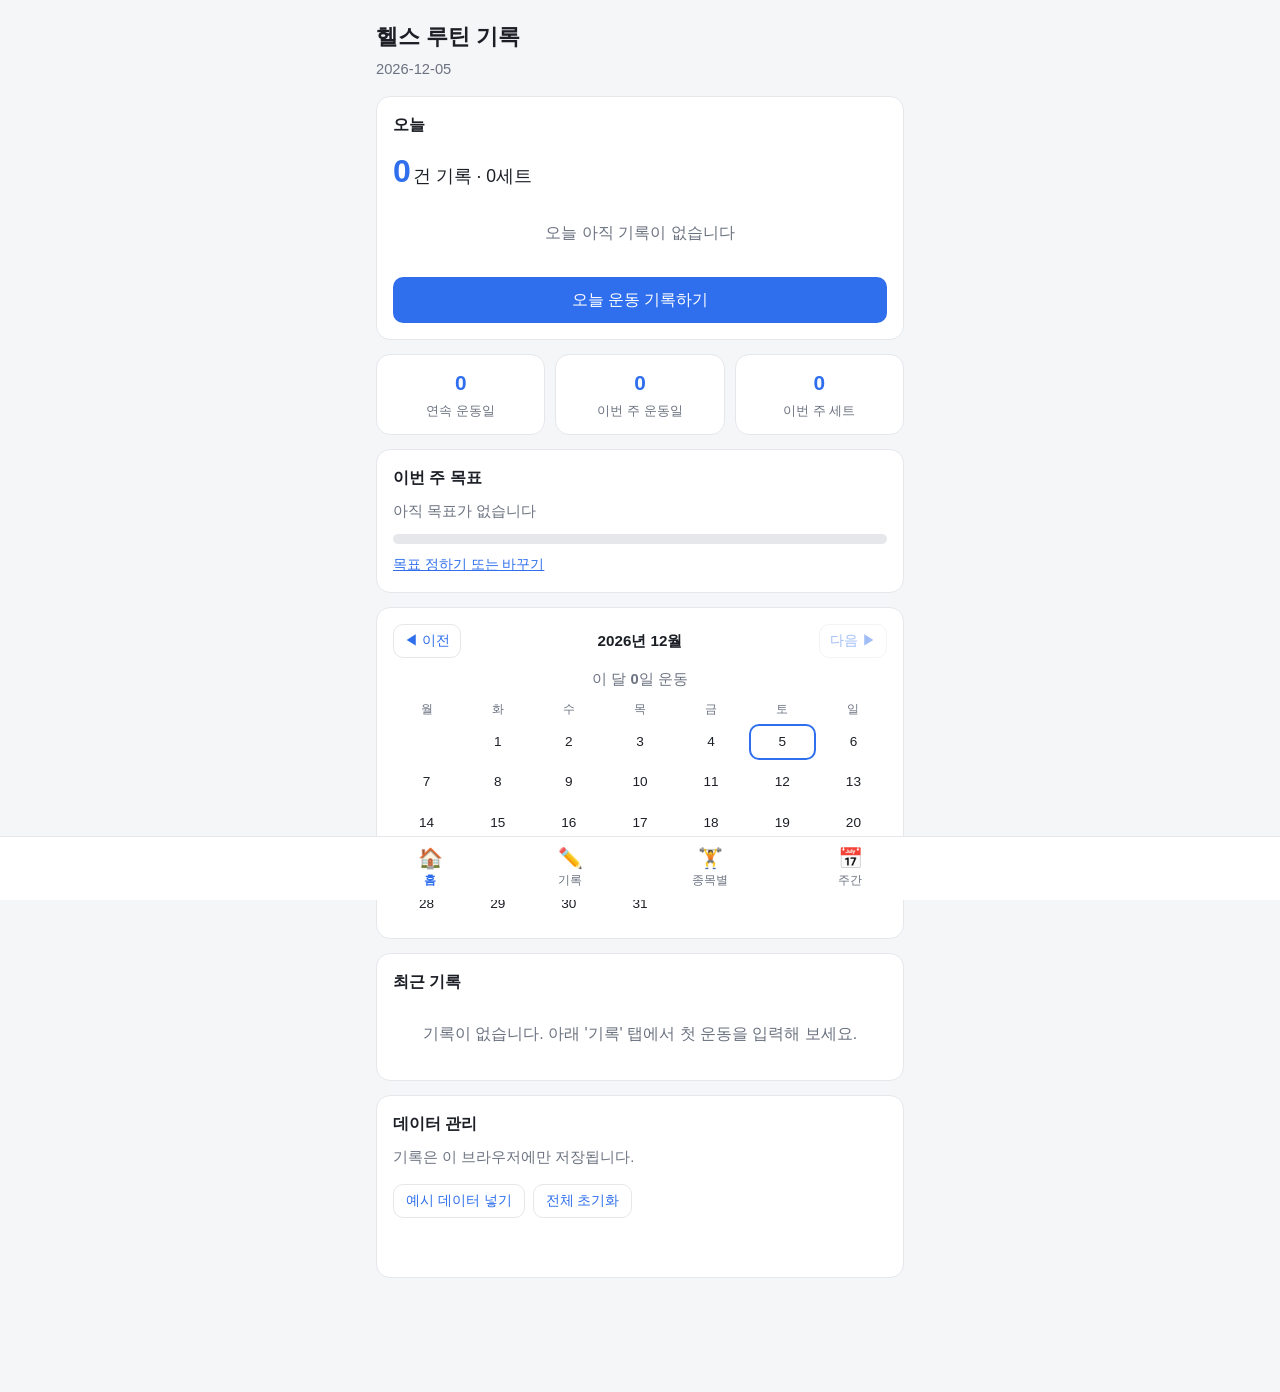
<file: docs/index.html>
<!doctype html>
<html lang="ko">
<head>
  <meta charset="utf-8">
  <meta name="viewport" content="width=device-width, initial-scale=1">
  <title>헬스 루틴 기록 - 홈</title>
  <link rel="stylesheet" href="style.css">
</head>
<body>
<main>
  <h1>헬스 루틴 기록</h1>
  <p class="sub" id="today"></p>

  <div class="card hero">
    <h2>오늘</h2>
    <div class="big"><b id="todayCount">0</b>건 기록 · <span id="todaySets">0</span>세트</div>
    <div id="todayBrief"></div>
    <a class="btn block" href="add.html">오늘 운동 기록하기</a>
  </div>

  <div class="stats">
    <div class="stat"><b id="streak">0</b><span>연속 운동일</span></div>
    <div class="stat"><b id="weekDays">0</b><span>이번 주 운동일</span></div>
    <div class="stat"><b id="weekSets">0</b><span>이번 주 세트</span></div>
  </div>

  <div class="card goal-mini">
    <h2>이번 주 목표</h2>
    <p class="sub" id="homeGoalText"></p>
    <div class="progress" id="homeGoalTrack" role="progressbar" aria-label="주간 목표 달성률" aria-valuemin="0" aria-valuemax="100" aria-valuenow="0">
      <div id="homeGoalBar" style="height:100%;width:0;background:var(--accent)"></div>
    </div>
    <a href="weekly.html">목표 정하기 또는 바꾸기</a>
  </div>

  <div class="card">
    <div class="cal-head">
      <button class="btn ghost small" id="calPrev" type="button">◀ 이전</button>
      <strong id="calTitle"></strong>
      <button class="btn ghost small" id="calNext" type="button">다음 ▶</button>
    </div>
    <p class="sub" style="margin:0 0 8px;text-align:center">이 달 <b id="monthDays">0</b>일 운동</p>
    <div class="cal" id="cal"></div>
  </div>

  <div class="card">
    <h2>최근 기록</h2>
    <div id="recent"></div>
  </div>

  <div class="card">
    <h2>데이터 관리</h2>
    <p class="sub">기록은 이 브라우저에만 저장됩니다.</p>
    <div class="tools">
      <button class="btn ghost small" id="sampleBtn" type="button">예시 데이터 넣기</button>
      <button class="btn ghost small" id="resetBtn" type="button">전체 초기화</button>
    </div>
    <p class="msg" id="msg"></p>
  </div>
</main>
<nav id="nav"></nav>

<script src="storage.js"></script>
<script src="nav.js"></script>
<script>
  // 홈 화면 담당: 오늘/이번 주 요약과 최근 기록
  renderNav("home");

  function renderHome() {
    const records = loadRecords();
    const today = dateString();
    const week = getWeekRange();
    const weekRecs = records.filter((r) => r.date >= week.start && r.date <= week.end);

    document.getElementById("today").textContent = today;
    document.getElementById("todayCount").textContent = records.filter((r) => r.date === today).length;
    document.getElementById("weekDays").textContent = new Set(weekRecs.map((r) => r.date)).size;
    document.getElementById("weekSets").textContent = weekRecs.reduce((s, r) => s + Number(r.sets), 0);
    document.getElementById("streak").textContent = calcStreak(records);

    // 오늘 카드: 오늘 한 기록을 맨 위에서 바로 보여준다
    const todayRecs = records.filter((r) => r.date === today);
    document.getElementById("todaySets").textContent = todayRecs.reduce((s, r) => s + Number(r.sets), 0);
    const brief = document.getElementById("todayBrief");
    brief.replaceChildren();
    if (!todayRecs.length) {
      brief.appendChild(el("div", "오늘 아직 기록이 없습니다", "empty"));
    } else {
      todayRecs.forEach((r) => {
        const line = el("div", undefined, "line");
        line.appendChild(el("span", r.exercise));
        line.appendChild(el("span", fmtNum(r.weight) + "kg · " + r.reps + "×" + r.sets));
        brief.appendChild(line);
      });
    }

    // 이번 주 목표 달성률
    const goal = loadGoal();
    const weekSetTotal = weekRecs.reduce((s, r) => s + Number(r.sets), 0);
    const gBar = document.getElementById("homeGoalBar");
    const gText = document.getElementById("homeGoalText");
    if (!goal) {
      gBar.style.width = "0%";
      document.getElementById("homeGoalTrack").setAttribute("aria-valuenow", "0");
      gText.textContent = "아직 목표가 없습니다";
    } else {
      const pct = Math.min(100, Math.round((weekSetTotal / goal) * 100));
      gBar.style.width = pct + "%";
      document.getElementById("homeGoalTrack").setAttribute("aria-valuenow", String(pct));
      gText.textContent = weekSetTotal >= goal
        ? "목표 달성: " + weekSetTotal + " / " + goal + " 세트"
        : weekSetTotal + " / " + goal + " 세트 (" + pct + "%)";
    }
    renderCalendar(records);

    const box = document.getElementById("recent");
    box.replaceChildren();
    if (!records.length) {
      box.appendChild(el("div", "기록이 없습니다. 아래 '기록' 탭에서 첫 운동을 입력해 보세요.", "empty"));
      return;
    }
    const table = el("table");
    const head = el("tr");
    ["날짜", "종목", "무게", "횟수×세트"].forEach((t, i) => head.appendChild(el("th", t, i >= 2 ? "num" : "")));
    table.appendChild(head);
    records.slice(-5).reverse().forEach((r) => {
      const tr = el("tr");
      tr.appendChild(el("td", r.date));
      tr.appendChild(el("td", r.exercise));
      tr.appendChild(el("td", fmtNum(r.weight) + "kg", "num"));
      tr.appendChild(el("td", r.reps + "×" + r.sets, "num"));
      table.appendChild(tr);
    });
    box.appendChild(table);
  }

  // 월간 달력: 운동한 날을 색으로 표시한다
  let calOffset = 0; // 0이면 이번 달, -1이면 지난달
  function renderCalendar(records) {
    const now = new Date();
    const first = new Date(now.getFullYear(), now.getMonth() + calOffset, 1);
    const year = first.getFullYear();
    const month = first.getMonth();
    const lastDay = new Date(year, month + 1, 0).getDate();
    const days = recordDays(records);
    const todayKey = dateString();

    document.getElementById("calTitle").textContent = year + "년 " + (month + 1) + "월";
    document.getElementById("calNext").disabled = calOffset >= 0;

    const prefix = year + "-" + String(month + 1).padStart(2, "0") + "-";
    let count = 0;
    const grid = document.getElementById("cal");
    grid.replaceChildren();
    ["월", "화", "수", "목", "금", "토", "일"].forEach((t) => grid.appendChild(el("div", t, "dow")));
    const blanks = (first.getDay() + 6) % 7; // 월요일 시작
    for (let i = 0; i < blanks; i++) grid.appendChild(el("div"));
    for (let d = 1; d <= lastDay; d++) {
      const key = prefix + String(d).padStart(2, "0");
      const done = days.has(key);
      if (done) count += 1;
      grid.appendChild(el("div", String(d), "day" + (done ? " done" : "") + (key === todayKey ? " today" : "")));
    }
    document.getElementById("monthDays").textContent = count;
  }

  document.getElementById("calPrev").addEventListener("click", () => { calOffset -= 1; renderHome(); });
  document.getElementById("calNext").addEventListener("click", () => { if (calOffset < 0) { calOffset += 1; renderHome(); } });

  document.getElementById("sampleBtn").addEventListener("click", () => {
    // 발표 시연용 예시 데이터 (실제 운동 기록이 아님)
    const samples = [
      [0, "스쿼트", 60, 10, 3], [0, "벤치프레스", 40, 10, 3],
      [2, "스쿼트", 70, 8, 3], [3, "데드리프트", 80, 5, 3],
      [5, "벤치프레스", 45, 8, 3],
    ];
    const all = loadRecords();
    samples.forEach(([ago, exercise, weight, reps, sets]) => {
      const d = new Date();
      d.setDate(d.getDate() - ago);
      all.push({ date: dateString(d), exercise, weight, reps, sets });
    });
    const ok = saveRecords(all);
    document.getElementById("msg").textContent = ok ? "예시 데이터를 추가했습니다" : "저장에 실패했습니다";
    document.getElementById("msg").className = "msg " + (ok ? "ok" : "err");
    renderHome();
  });

  document.getElementById("resetBtn").addEventListener("click", () => {
    if (!confirm("저장된 기록을 모두 삭제할까요?")) return;
    clearRecords();
    document.getElementById("msg").textContent = "모든 기록을 삭제했습니다";
    document.getElementById("msg").className = "msg ok";
    renderHome();
  });

  renderHome();
</script>
</body>
</html>
</file>
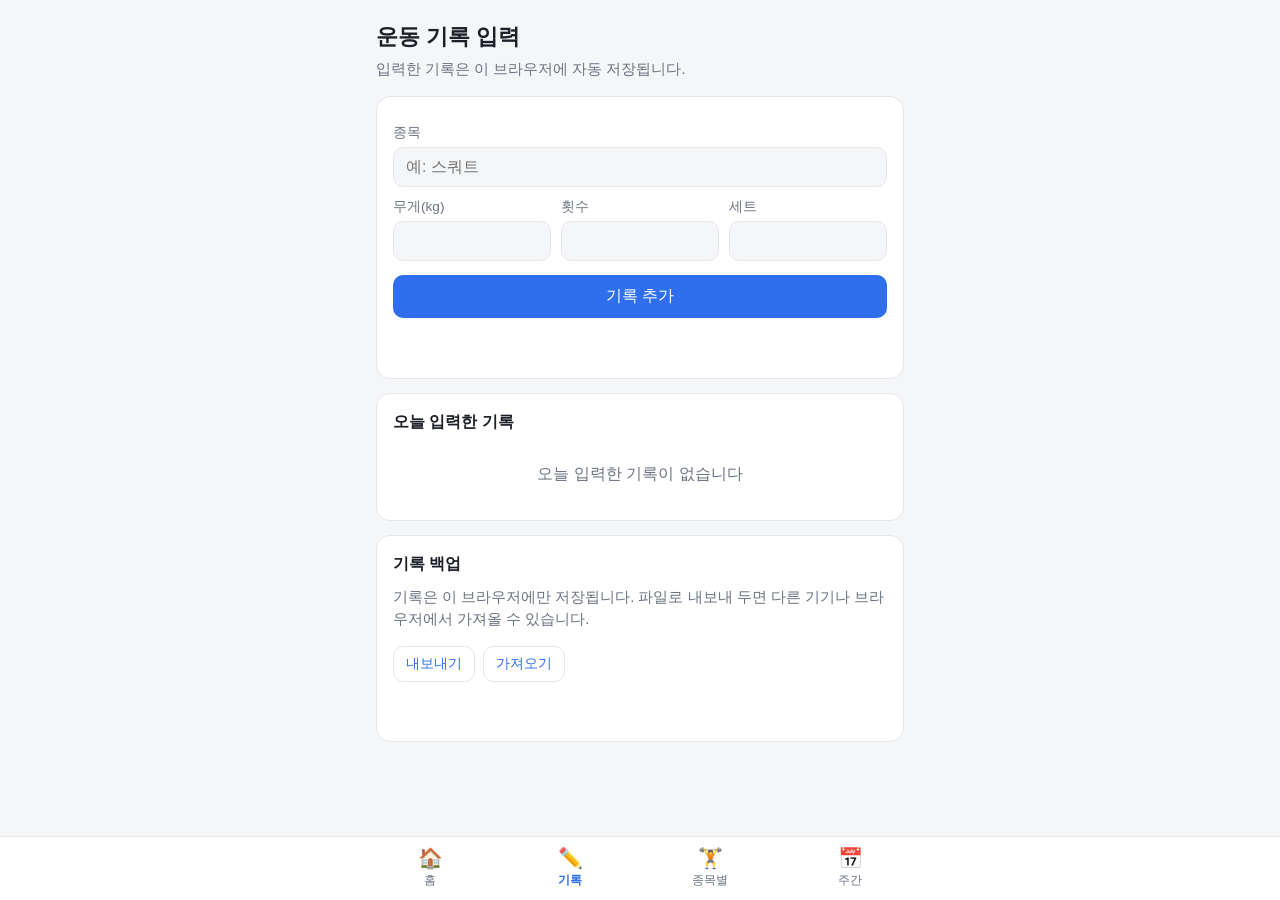
<file: docs/add.html>
<!doctype html>
<html lang="ko">
<head>
  <meta charset="utf-8">
  <meta name="viewport" content="width=device-width, initial-scale=1">
  <title>헬스 루틴 기록 - 기록 입력</title>
  <link rel="stylesheet" href="style.css">
</head>
<body>
<main>
  <h1>운동 기록 입력</h1>
  <p class="sub">입력한 기록은 이 브라우저에 자동 저장됩니다.</p>

  <form class="card" id="form" autocomplete="off">
    <div id="chipsBox">
      <label>최근 종목 (누르면 지난 기록으로 채워집니다)</label>
      <div class="chips" id="chips"></div>
    </div>

    <label for="exercise">종목</label>
    <input id="exercise" list="names" placeholder="예: 스쿼트" required>
    <datalist id="names"></datalist>

    <div class="row">
      <div>
        <label for="weight">무게(kg)</label>
        <input id="weight" type="number" inputmode="decimal" min="0" step="0.5" required>
      </div>
      <div>
        <label for="reps">횟수</label>
        <input id="reps" type="number" inputmode="numeric" min="1" step="1" required>
      </div>
      <div>
        <label for="sets">세트</label>
        <input id="sets" type="number" inputmode="numeric" min="1" step="1" required>
      </div>
    </div>

    <button class="btn block" type="submit">기록 추가</button>
    <p class="msg" id="msg"></p>
    <div id="prBanner" hidden></div>
  </form>

  <div class="card">
    <h2>오늘 입력한 기록</h2>
    <div id="todayList"></div>
  </div>

  <div class="card backup">
    <h2>기록 백업</h2>
    <p class="sub">기록은 이 브라우저에만 저장됩니다. 파일로 내보내 두면 다른 기기나 브라우저에서 가져올 수 있습니다.</p>
    <div class="tools">
      <button class="btn ghost small" id="exportBtn" type="button">내보내기</button>
      <label class="btn ghost small" for="importFile" style="margin:0">가져오기</label>
      <input id="importFile" type="file" accept="application/json,.json">
    </div>
    <p class="msg" id="backupMsg"></p>
  </div>
</main>
<nav id="nav"></nav>

<script src="storage.js"></script>
<script src="nav.js"></script>
<script>
  // 기록 입력·저장 담당
  renderNav("add");

  const form = document.getElementById("form");
  const msg = document.getElementById("msg");

  function showMsg(text, ok) {
    msg.textContent = text;
    msg.className = "msg " + (ok ? "ok" : "err");
  }

  function renderNames() {
    const list = document.getElementById("names");
    list.replaceChildren();
    [...new Set(loadRecords().map((r) => r.exercise))].forEach((n) => {
      const opt = document.createElement("option");
      opt.value = n;
      list.appendChild(opt);
    });
    renderChips();
  }

  // 최근 종목 버튼: 누르면 그 종목의 지난 기록으로 입력칸을 채운다
  function renderChips() {
    const records = loadRecords();
    const box = document.getElementById("chips");
    box.replaceChildren();
    const names = recentExercises(records);
    document.getElementById("chipsBox").hidden = !names.length;
    names.forEach((name) => {
      const btn = el("button", name, "chip");
      btn.type = "button";
      btn.addEventListener("click", () => {
        const last = lastRecordOf(loadRecords(), name);
        if (!last) return;
        document.getElementById("exercise").value = last.exercise;
        document.getElementById("weight").value = last.weight;
        document.getElementById("reps").value = last.reps;
        document.getElementById("sets").value = last.sets;
        const w = document.getElementById("weight");
        w.focus();
        w.select();
      });
      box.appendChild(btn);
    });
  }

  // 저장 직후 신기록 여부를 보여준다
  function showPR(result) {
    const box = document.getElementById("prBanner");
    box.replaceChildren();
    if (result.first) {
      box.className = "pr first";
      box.textContent = "이 종목의 첫 기록입니다. 다음 기록부터 신기록을 비교합니다.";
      box.hidden = false;
    } else if (result.prs.length) {
      box.className = "pr";
      box.appendChild(el("b", "🏆 신기록"));
      result.prs.forEach((p) => {
        box.appendChild(el("div", p.label + " " + fmtNum(p.before) + " → " + fmtNum(p.after) + p.unit));
      });
      box.hidden = false;
    } else {
      box.hidden = true;
    }
  }

  function renderToday() {
    const box = document.getElementById("todayList");
    box.replaceChildren();
    const today = dateString();
    const recs = loadRecords()
      .map((r, index) => ({ r, index }))
      .filter((x) => x.r.date === today);
    if (!recs.length) {
      box.appendChild(el("div", "오늘 입력한 기록이 없습니다", "empty"));
      return;
    }
    const table = el("table");
    const head = el("tr");
    ["종목", "무게", "횟수×세트", ""].forEach((t, i) => head.appendChild(el("th", t, i >= 1 ? "num" : "")));
    table.appendChild(head);
    recs.forEach(({ r, index }) => {
      const tr = el("tr");
      tr.appendChild(el("td", r.exercise));
      tr.appendChild(el("td", fmtNum(r.weight) + "kg", "num"));
      tr.appendChild(el("td", r.reps + "×" + r.sets, "num"));

      // 잘못 입력한 기록 삭제
      const del = el("button", "삭제", "btn ghost small");
      del.type = "button";
      del.setAttribute("aria-label", r.exercise + " 기록 삭제");
      del.addEventListener("click", () => {
        if (!removeRecordAt(index)) return showMsg("삭제에 실패했습니다", false);
        showMsg("기록을 삭제했습니다", true);
        renderNames();
        renderToday();
      });
      const cell = el("td", undefined, "num");
      cell.appendChild(del);
      tr.appendChild(cell);

      table.appendChild(tr);
    });
    box.appendChild(table);
  }

  form.addEventListener("submit", (e) => {
    e.preventDefault();
    const exercise = document.getElementById("exercise").value.trim();
    const weight = parseFloat(document.getElementById("weight").value);
    const reps = parseInt(document.getElementById("reps").value, 10);
    const sets = parseInt(document.getElementById("sets").value, 10);

    if (!exercise) return showMsg("종목을 입력해 주세요", false);
    if (!(weight >= 0)) return showMsg("무게는 0 이상의 숫자로 입력해 주세요", false);
    if (!(reps >= 1) || !(sets >= 1)) return showMsg("횟수와 세트는 1 이상으로 입력해 주세요", false);

    document.getElementById("prBanner").hidden = true;
    const record = { date: dateString(), exercise, weight, reps, sets };
    const pr = checkPersonalRecords(loadRecords().filter((r) => r.exercise === exercise), record);
    const ok = addRecord(record);
    if (!ok) return showMsg("저장에 실패했습니다. 브라우저 저장소를 확인해 주세요", false);
    showPR(pr);

    showMsg("기록 완료", true);
    document.getElementById("weight").value = "";
    document.getElementById("reps").value = "";
    document.getElementById("sets").value = "";
    document.getElementById("exercise").focus();
    renderNames();
    renderToday();
  });

  // 기록 백업: JSON 파일로 내보내고 가져오기
  function showBackupMsg(text, ok) {
    const m = document.getElementById("backupMsg");
    m.textContent = text;
    m.className = "msg " + (ok ? "ok" : "err");
  }

  document.getElementById("exportBtn").addEventListener("click", () => {
    const records = loadRecords();
    if (!records.length) return showBackupMsg("내보낼 기록이 없습니다", false);
    const blob = new Blob([exportRecordsJSON()], { type: "application/json" });
    const url = URL.createObjectURL(blob);
    const a = document.createElement("a");
    a.href = url;
    a.download = "health-records-" + dateString() + ".json";
    document.body.appendChild(a);
    a.click();
    a.remove();
    URL.revokeObjectURL(url);
    showBackupMsg(records.length + "건을 내보냈습니다", true);
  });

  document.getElementById("importFile").addEventListener("change", (e) => {
    const file = e.target.files[0];
    e.target.value = ""; // 같은 파일을 다시 골라도 동작하게
    if (!file) return;
    const reader = new FileReader();
    reader.onload = () => {
      const res = importRecordsJSON(String(reader.result));
      if (!res.ok) return showBackupMsg("가져오기 실패: " + res.error, false);
      showBackupMsg(
        res.added + "건 추가, 중복 " + res.skipped + "건 건너뜀" + (res.invalid ? ", 형식 오류 " + res.invalid + "건 제외" : ""),
        true
      );
      renderNames();
      renderToday();
    };
    reader.onerror = () => showBackupMsg("파일을 읽지 못했습니다", false);
    reader.readAsText(file);
  });

  renderNames();
  renderToday();
</script>
</body>
</html>
</file>
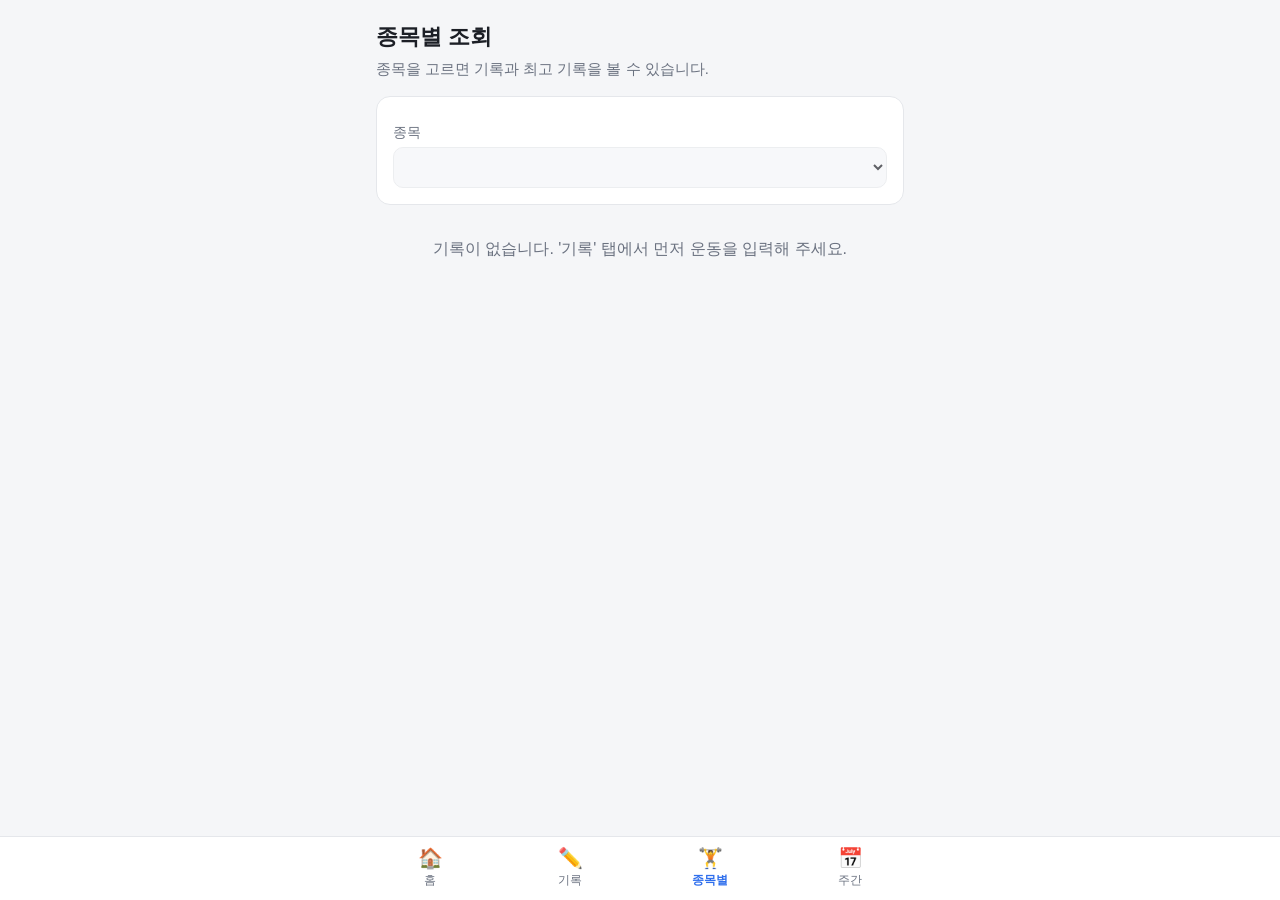
<file: docs/by-exercise.html>
<!doctype html>
<html lang="ko">
<head>
  <meta charset="utf-8">
  <meta name="viewport" content="width=device-width, initial-scale=1">
  <title>헬스 루틴 기록 - 종목별 조회</title>
  <link rel="stylesheet" href="style.css">
</head>
<body>
<main>
  <h1>종목별 조회</h1>
  <p class="sub">종목을 고르면 기록과 최고 기록을 볼 수 있습니다.</p>

  <div class="card">
    <label for="exercise">종목</label>
    <select id="exercise"></select>
  </div>

  <div id="result">
    <div class="card best-card">
      <div class="sub">최고 기록</div>
      <div class="big" id="bestWeight">-</div>
      <div class="date" id="bestDate"></div>
      <div class="rm" id="bestRm"></div>
    </div>

    <div class="card">
      <h2>무게 추이</h2>
      <div id="chart"></div>
    </div>

    <div class="card">
      <h2>전체 기록</h2>
      <div id="list"></div>
    </div>
  </div>

  <div class="card" id="allBestCard">
    <h2>종목별 최고 기록 한눈에 보기</h2>
    <div id="allBest"></div>
  </div>
</main>
<nav id="nav"></nav>

<script src="storage.js"></script>
<script src="nav.js"></script>
<script>
  // 종목별 조회 및 최고 기록 담당
  renderNav("exercise");

  const records = loadRecords();
  const select = document.getElementById("exercise");
  const names = [...new Set(records.map((r) => r.exercise))];

  function renderDetail() {
    const found = records.filter((r) => r.exercise === select.value);
    const best = findBest(found);
    document.getElementById("bestWeight").textContent = fmtNum(best.weight) + " kg";
    document.getElementById("bestDate").textContent = best.date;
    // 예상 1RM은 기록 중 가장 높은 추정값 (Epley 공식, 추정치)
    const topRm = found.reduce((m, r) => (estimate1RM(r.weight, r.reps) > estimate1RM(m.weight, m.reps) ? r : m), found[0]);
    const rm = estimate1RM(topRm.weight, topRm.reps);
    document.getElementById("bestRm").textContent = rm ? "예상 1RM (추정) " + fmtNum(rm) + " kg" : "";
    renderChart(found);

    const box = document.getElementById("list");
    box.replaceChildren();
    const table = el("table");
    const head = el("tr");
    ["날짜", "무게", "횟수×세트"].forEach((t, i) => head.appendChild(el("th", t, i >= 1 ? "num" : "")));
    table.appendChild(head);
    // 최신 날짜가 위로 오게 정렬 (같은 날은 나중에 입력한 기록이 위)
    found.slice().reverse().sort((a, b) => (a.date < b.date ? 1 : a.date > b.date ? -1 : 0)).forEach((r) => {
      const tr = el("tr", undefined, r === best ? "best" : "");
      tr.appendChild(el("td", r.date));
      tr.appendChild(el("td", fmtNum(r.weight) + "kg", "num"));
      tr.appendChild(el("td", r.reps + "×" + r.sets, "num"));
      table.appendChild(tr);
    });
    box.appendChild(table);
  }

  // 날짜별 최고 무게를 선으로 이어 보여주는 추이 그래프 (라이브러리 없이 SVG로 직접 그린다)
  function renderChart(found) {
    const box = document.getElementById("chart");
    box.replaceChildren();

    const byDate = {};
    found.forEach((r) => {
      byDate[r.date] = Math.max(byDate[r.date] || 0, Number(r.weight));
    });
    const days = Object.keys(byDate).sort();
    if (days.length < 2) {
      box.appendChild(el("div", "운동한 날이 2일 이상이면 추이 그래프가 표시됩니다", "empty"));
      return;
    }

    const W = 320, H = 150, L = 36, R = 12, T = 12, B = 28;
    const values = days.map((d) => byDate[d]);
    const min = Math.min(...values);
    const max = Math.max(...values);
    const span = max - min || 1;
    const x = (i) => L + (i * (W - L - R)) / (days.length - 1);
    const y = (v) => T + (1 - (v - min) / span) * (H - T - B);

    const NS = "http://www.w3.org/2000/svg";
    const svg = document.createElementNS(NS, "svg");
    svg.setAttribute("viewBox", "0 0 " + W + " " + H);
    svg.setAttribute("role", "img");
    svg.setAttribute("aria-label", select.value + " 날짜별 최고 무게 추이");
    svg.setAttribute("class", "chart");
    function add(tag, attrs, text) {
      const node = document.createElementNS(NS, tag);
      Object.keys(attrs).forEach((k) => node.setAttribute(k, attrs[k]));
      if (text !== undefined) node.textContent = text;
      svg.appendChild(node);
    }

    [min, max].forEach((v) => {
      add("line", { x1: L, x2: W - R, y1: y(v), y2: y(v), class: "grid" });
      add("text", { x: L - 6, y: y(v) + 4, "text-anchor": "end", class: "tick" }, fmtNum(v));
    });
    add("polyline", { points: values.map((v, i) => x(i) + "," + y(v)).join(" "), class: "line" });
    values.forEach((v, i) => add("circle", { cx: x(i), cy: y(v), r: 4, class: "dot" }));
    add("text", { x: x(0), y: H - 8, "text-anchor": "start", class: "tick" }, days[0].slice(5));
    add("text", { x: x(days.length - 1), y: H - 8, "text-anchor": "end", class: "tick" }, days[days.length - 1].slice(5));
    box.appendChild(svg);
  }

  function renderAllBest() {
    const box = document.getElementById("allBest");
    const table = el("table");
    const head = el("tr");
    ["종목", "최고 무게", "날짜"].forEach((t, i) => head.appendChild(el("th", t, i === 1 ? "num" : "")));
    table.appendChild(head);
    names.forEach((n) => {
      const best = findBest(records.filter((r) => r.exercise === n));
      const tr = el("tr");
      tr.appendChild(el("td", n));
      tr.appendChild(el("td", fmtNum(best.weight) + "kg", "num"));
      tr.appendChild(el("td", best.date));
      table.appendChild(tr);
    });
    box.appendChild(table);
  }

  if (!names.length) {
    document.getElementById("result").replaceChildren(el("div", "기록이 없습니다. '기록' 탭에서 먼저 운동을 입력해 주세요.", "empty"));
    select.disabled = true;
    document.getElementById("allBestCard").hidden = true;
  } else {
    names.forEach((n) => {
      const opt = el("option", n);
      opt.value = n;
      select.appendChild(opt);
    });
    select.addEventListener("change", renderDetail);
    renderDetail();
    renderAllBest();
  }
</script>
</body>
</html>
</file>
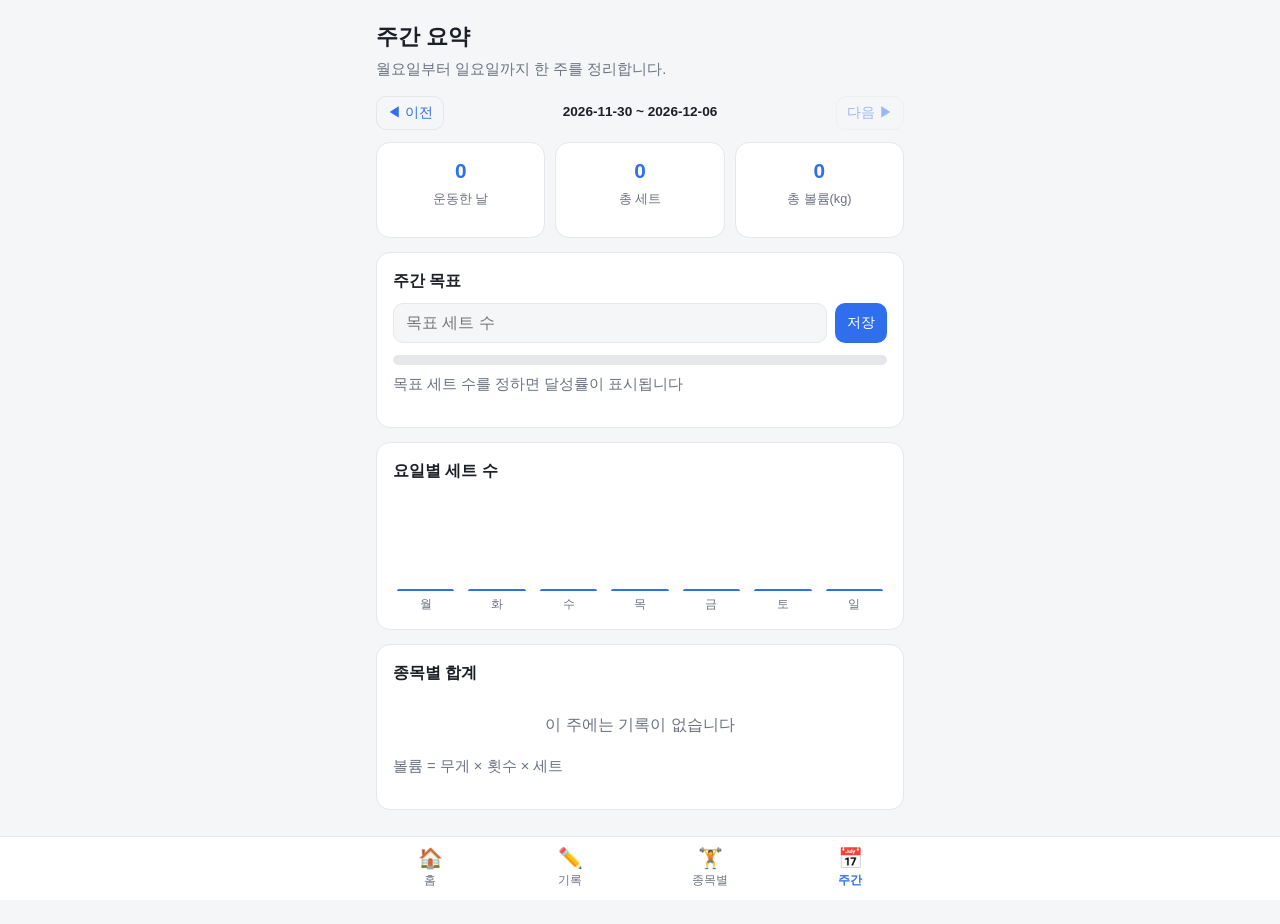
<file: docs/weekly.html>
<!doctype html>
<html lang="ko">
<head>
  <meta charset="utf-8">
  <meta name="viewport" content="width=device-width, initial-scale=1">
  <title>헬스 루틴 기록 - 주간 요약</title>
  <link rel="stylesheet" href="style.css">
</head>
<body>
<main>
  <h1>주간 요약</h1>
  <p class="sub">월요일부터 일요일까지 한 주를 정리합니다.</p>

  <div class="weeknav">
    <button class="btn ghost small" id="prev" type="button">◀ 이전</button>
    <strong id="range"></strong>
    <button class="btn ghost small" id="next" type="button">다음 ▶</button>
  </div>

  <div class="stats">
    <div class="stat"><b id="days">0</b><span>운동한 날</span><small class="delta" id="dDays"></small></div>
    <div class="stat"><b id="sets">0</b><span>총 세트</span><small class="delta" id="dSets"></small></div>
    <div class="stat"><b id="volume">0</b><span>총 볼륨(kg)</span><small class="delta" id="dVolume"></small></div>
  </div>

  <div class="card">
    <h2>주간 목표</h2>
    <div class="goalrow">
      <input id="goal" type="number" inputmode="numeric" min="1" step="1" placeholder="목표 세트 수" aria-label="주간 목표 세트 수">
      <button class="btn small" id="saveGoal" type="button">저장</button>
    </div>
    <div class="progress" id="progress" role="progressbar" aria-label="주간 목표 달성률" aria-valuemin="0" aria-valuemax="100" aria-valuenow="0">
      <div id="progressBar"></div>
    </div>
    <p class="sub" id="goalText"></p>
  </div>

  <div class="card">
    <h2>요일별 세트 수</h2>
    <div class="bars" id="bars"></div>
  </div>

  <div class="card">
    <h2>종목별 합계</h2>
    <div id="byExercise"></div>
    <p class="sub">볼륨 = 무게 × 횟수 × 세트</p>
  </div>
</main>
<nav id="nav"></nav>

<script src="storage.js"></script>
<script src="nav.js"></script>
<script>
  // 주간 요약 담당
  renderNav("weekly");

  const DAY_LABELS = ["월", "화", "수", "목", "금", "토", "일"];
  let offset = 0; // 0이면 이번 주, -1이면 지난주

  function render() {
    const base = new Date();
    base.setDate(base.getDate() + offset * 7);
    const week = getWeekRange(base);
    document.getElementById("range").textContent = week.start + " ~ " + week.end;
    document.getElementById("next").disabled = offset >= 0;

    const recs = loadRecords().filter((r) => r.date >= week.start && r.date <= week.end);
    const volumeOf = (r) => Number(r.weight) * Number(r.reps) * Number(r.sets);

    document.getElementById("days").textContent = new Set(recs.map((r) => r.date)).size;
    const totalSets = recs.reduce((s, r) => s + Number(r.sets), 0);
    document.getElementById("sets").textContent = totalSets;
    renderGoal(totalSets);
    renderDeltas(week, base);
    document.getElementById("volume").textContent = Math.round(recs.reduce((s, r) => s + volumeOf(r), 0)).toLocaleString("ko-KR");

    // 요일별 막대
    const perDay = DAY_LABELS.map((_, i) => {
      const d = new Date(week.startDate);
      d.setDate(d.getDate() + i);
      const key = dateString(d);
      return recs.filter((r) => r.date === key).reduce((s, r) => s + Number(r.sets), 0);
    });
    const max = Math.max(1, ...perDay);
    const bars = document.getElementById("bars");
    bars.replaceChildren();
    perDay.forEach((value, i) => {
      const col = el("div", undefined, "bar-col");
      col.appendChild(el("span", value ? String(value) : ""));
      const bar = el("div", undefined, "bar");
      bar.style.height = (value / max) * 80 + "px";
      col.appendChild(bar);
      col.appendChild(el("span", DAY_LABELS[i]));
      bars.appendChild(col);
    });

    // 종목별 합계
    const box = document.getElementById("byExercise");
    box.replaceChildren();
    if (!recs.length) {
      box.appendChild(el("div", "이 주에는 기록이 없습니다", "empty"));
      return;
    }
    const groups = {};
    recs.forEach((r) => {
      const g = (groups[r.exercise] = groups[r.exercise] || { sets: 0, volume: 0, best: 0 });
      g.sets += Number(r.sets);
      g.volume += volumeOf(r);
      g.best = Math.max(g.best, Number(r.weight));
    });
    const table = el("table");
    const head = el("tr");
    ["종목", "세트", "볼륨", "최고"].forEach((t, i) => head.appendChild(el("th", t, i >= 1 ? "num" : "")));
    table.appendChild(head);
    Object.keys(groups).forEach((name) => {
      const g = groups[name];
      const tr = el("tr");
      tr.appendChild(el("td", name));
      tr.appendChild(el("td", String(g.sets), "num"));
      tr.appendChild(el("td", Math.round(g.volume).toLocaleString("ko-KR"), "num"));
      tr.appendChild(el("td", fmtNum(g.best) + "kg", "num"));
      table.appendChild(tr);
    });
    box.appendChild(table);
  }

  // 바로 앞 주와 비교해 증감을 표시한다
  function setDelta(id, cur, prev, unit) {
    const node = document.getElementById(id);
    node.className = "delta";
    if (!prev) {
      node.textContent = cur ? "비교할 전주 기록 없음" : "";
      return;
    }
    if (unit === "일") {
      const diff = cur - prev;
      node.textContent = diff === 0 ? "전주와 같음" : (diff > 0 ? "▲ " : "▼ ") + Math.abs(diff) + "일";
      if (diff > 0) node.classList.add("up");
      return;
    }
    const pct = Math.round(((cur - prev) / prev) * 100);
    node.textContent = pct === 0 ? "전주와 같음" : (pct > 0 ? "▲ " : "▼ ") + Math.abs(pct) + "%";
    if (pct > 0) node.classList.add("up");
  }

  function renderDeltas(week, base) {
    const all = loadRecords();
    const prevBase = new Date(base);
    prevBase.setDate(prevBase.getDate() - 7);
    const cur = weekTotals(all, week);
    const prev = weekTotals(all, getWeekRange(prevBase));
    setDelta("dDays", cur.days, prev.days, "일");
    setDelta("dSets", cur.sets, prev.sets, "세트");
    setDelta("dVolume", cur.volume, prev.volume, "kg");
  }

  // 주간 목표 세트 대비 달성률
  function renderGoal(total) {
    const goal = loadGoal();
    const input = document.getElementById("goal");
    if (document.activeElement !== input) input.value = goal || "";
    const bar = document.getElementById("progressBar");
    const text = document.getElementById("goalText");
    const track = document.getElementById("progress");
    if (!goal) {
      bar.style.width = "0%";
      track.setAttribute("aria-valuenow", "0");
      text.textContent = "목표 세트 수를 정하면 달성률이 표시됩니다";
      return;
    }
    const pct = Math.min(100, Math.round((total / goal) * 100));
    bar.style.width = pct + "%";
    track.setAttribute("aria-valuenow", String(pct));
    text.textContent = total >= goal
      ? "목표 달성: " + total + " / " + goal + " 세트 (" + pct + "%)"
      : total + " / " + goal + " 세트 (" + pct + "%), " + (goal - total) + "세트 남음";
  }

  document.getElementById("saveGoal").addEventListener("click", () => {
    const n = parseInt(document.getElementById("goal").value, 10);
    saveGoal(n >= 1 ? n : 0); // 비우면 목표를 지운다
    render();
  });

  document.getElementById("prev").addEventListener("click", () => { offset -= 1; render(); });
  document.getElementById("next").addEventListener("click", () => { if (offset < 0) { offset += 1; render(); } });
  render();
</script>
</body>
</html>
</file>
<file: docs/style.css>
/* 공통 스타일: 수정할 때는 팀원과 먼저 이슈로 상의한다. */
:root {
  --bg: #f5f6f8;
  --card: #ffffff;
  --text: #1c1f26;
  --muted: #6b7280;
  --line: #e5e7eb;
  --accent: #2f6fed;
  --accent-weak: #e8f0fe;
  --good: #0f7b45;
  --warn: #c5221f;
}

@media (prefers-color-scheme: dark) {
  :root {
    --bg: #14161a;
    --card: #1e2127;
    --text: #e8eaed;
    --muted: #9aa0a6;
    --line: #2d3139;
    --accent: #6ea0ff;
    --accent-weak: #25324d;
    --good: #4cc38a;
    --warn: #f28b82;
  }
}

* { box-sizing: border-box; }

body {
  margin: 0;
  background: var(--bg);
  color: var(--text);
  font-family: -apple-system, "Segoe UI", "Malgun Gothic", "Apple SD Gothic Neo", sans-serif;
  line-height: 1.5;
}

main {
  max-width: 560px;
  margin: 0 auto;
  padding: 20px 16px 100px;
}

h1 { font-size: 1.4rem; margin: 0 0 4px; }
.sub { color: var(--muted); margin: 0 0 16px; font-size: 0.92rem; }

.card {
  background: var(--card);
  border: 1px solid var(--line);
  border-radius: 14px;
  padding: 16px;
  margin-bottom: 14px;
}
.card h2 { font-size: 1rem; margin: 0 0 10px; }

.stats { display: grid; grid-template-columns: repeat(3, 1fr); gap: 10px; margin-bottom: 14px; }
.stat {
  background: var(--card);
  border: 1px solid var(--line);
  border-radius: 14px;
  padding: 12px 6px;
  text-align: center;
}
.stat b { display: block; font-size: 1.3rem; }
.stat span { color: var(--muted); font-size: 0.8rem; }

label { display: block; font-size: 0.85rem; color: var(--muted); margin: 10px 0 4px; }
input, select {
  width: 100%;
  padding: 10px 12px;
  font-size: 1rem;
  border: 1px solid var(--line);
  border-radius: 10px;
  background: var(--bg);
  color: var(--text);
}
input:focus, select:focus { outline: 2px solid var(--accent); outline-offset: 1px; }
.row { display: grid; grid-template-columns: repeat(3, 1fr); gap: 10px; }

.btn {
  display: inline-block;
  padding: 11px 16px;
  border: 0;
  border-radius: 10px;
  background: var(--accent);
  color: #fff;
  font-size: 1rem;
  cursor: pointer;
}
.btn.block { width: 100%; margin-top: 14px; }
.btn.ghost { background: transparent; color: var(--accent); border: 1px solid var(--line); }
.btn.small { padding: 7px 12px; font-size: 0.85rem; }

.msg { margin-top: 10px; font-size: 0.9rem; min-height: 1.3em; }
.msg.ok { color: var(--good); }
.msg.err { color: var(--warn); }

table { width: 100%; border-collapse: collapse; font-size: 0.92rem; }
th, td { text-align: left; padding: 8px 6px; border-bottom: 1px solid var(--line); }
th { color: var(--muted); font-weight: 600; font-size: 0.8rem; }
th.num, td.num { text-align: right; }
tr.best td { background: var(--accent-weak); font-weight: 600; }
.empty { color: var(--muted); text-align: center; padding: 18px 0; }

.best-card { text-align: center; }
.best-card .big { font-size: 2rem; font-weight: 700; color: var(--accent); }
.best-card .date { color: var(--muted); font-size: 0.9rem; }

.weeknav { display: flex; align-items: center; justify-content: space-between; margin-bottom: 12px; gap: 8px; }
.weeknav strong { font-size: 0.85rem; text-align: center; white-space: nowrap; }
.weeknav .btn { white-space: nowrap; padding: 7px 10px; }

.bars { display: grid; grid-template-columns: repeat(7, 1fr); gap: 6px; height: 120px; }
.bar-col { display: flex; flex-direction: column; justify-content: flex-end; text-align: center; font-size: 0.75rem; color: var(--muted); }
.bar { background: var(--accent); border-radius: 6px 6px 0 0; min-height: 2px; margin: 2px 4px 4px; }

.tools { display: flex; gap: 8px; flex-wrap: wrap; }

/* 무게 추이 그래프 (by-exercise.html) */
.chart { width: 100%; height: auto; display: block; }
.chart .grid { stroke: var(--line); stroke-width: 1; }
.chart .tick { fill: var(--muted); font-size: 10px; }
.chart .line { fill: none; stroke: var(--accent); stroke-width: 2.5; stroke-linejoin: round; }
.chart .dot { fill: var(--accent); }

/* 주간 목표 (weekly.html) */
.goalrow { display: flex; gap: 8px; }
.goalrow input { flex: 1; min-width: 0; }
.progress { height: 10px; background: var(--line); border-radius: 999px; overflow: hidden; margin: 12px 0 8px; }
#progressBar { height: 100%; width: 0; background: var(--accent); }

/* 공통 다듬기 */
.stat b { color: var(--accent); }
.btn:hover { filter: brightness(1.08); }
.btn:focus-visible, .tabbar a:focus-visible { outline: 2px solid var(--accent); outline-offset: 2px; }
.btn[disabled] { opacity: 0.45; cursor: not-allowed; }
tbody tr:hover td { background: var(--accent-weak); }
tr.best td { font-weight: 700; }

.tabbar {
  position: fixed;
  left: 0; right: 0; bottom: 0;
  background: var(--card);
  border-top: 1px solid var(--line);
  padding-bottom: env(safe-area-inset-bottom);
}
.tabbar-inner { display: flex; max-width: 560px; margin: 0 auto; }
.tabbar a {
  flex: 1;
  text-align: center;
  padding: 8px 0 10px;
  text-decoration: none;
  color: var(--muted);
  font-size: 0.78rem;
}
.tabbar a span { display: block; font-size: 1.25rem; line-height: 1.3; }
.tabbar a.active { color: var(--accent); font-weight: 700; }

/* 연속 운동일, 달력 (index.html) */
.stats.two { grid-template-columns: repeat(2, 1fr); }
.cal-head { display: flex; align-items: center; justify-content: space-between; gap: 8px; margin-bottom: 10px; }
.cal-head strong { font-size: 0.95rem; }
.cal-head .btn { white-space: nowrap; padding: 7px 10px; }
.cal { display: grid; grid-template-columns: repeat(7, 1fr); gap: 4px; text-align: center; }
.cal .dow { color: var(--muted); font-size: 0.75rem; padding: 2px 0; }
.cal .day { padding: 8px 0; border-radius: 10px; font-size: 0.85rem; }
.cal .day.done { background: var(--accent); color: #fff; font-weight: 700; }
.cal .day.today { outline: 2px solid var(--accent); outline-offset: -2px; }

/* 예상 1RM (by-exercise.html) */
.best-card .rm { margin-top: 6px; font-size: 0.9rem; color: var(--muted); }

/* 백업 (add.html) */
.backup input[type="file"] { display: none; }
.backup .tools { margin-top: 6px; }

/* 홈 오늘 카드, 주간 증감, 빠른 입력, 신기록 */
a.btn { text-decoration: none; text-align: center; }
.hero .big { font-size: 1.1rem; margin-bottom: 8px; }
.hero .big b { font-size: 2rem; color: var(--accent); margin-right: 2px; }
.hero .line { display: flex; justify-content: space-between; padding: 6px 0; border-bottom: 1px solid var(--line); font-size: 0.92rem; }
.hero .line:last-of-type { border-bottom: 0; }
.goal-mini .sub { margin: 0 0 6px; }
.goal-mini a { font-size: 0.85rem; color: var(--accent); }
.stat .delta { display: block; font-size: 0.75rem; margin-top: 2px; min-height: 1.1em; color: var(--muted); }
.stat .delta.up { color: var(--good); font-weight: 700; }
.chips { display: flex; gap: 6px; flex-wrap: wrap; margin-bottom: 4px; }
.chip { border: 1px solid var(--line); background: var(--bg); color: var(--text); border-radius: 999px; padding: 6px 12px; font-size: 0.88rem; cursor: pointer; }
.chip:hover { background: var(--accent-weak); }
.pr { margin-top: 10px; padding: 10px 12px; border-radius: 10px; background: var(--accent-weak); font-size: 0.9rem; }
.pr b { display: block; margin-bottom: 2px; }
.pr.first { color: var(--muted); }
</file>
